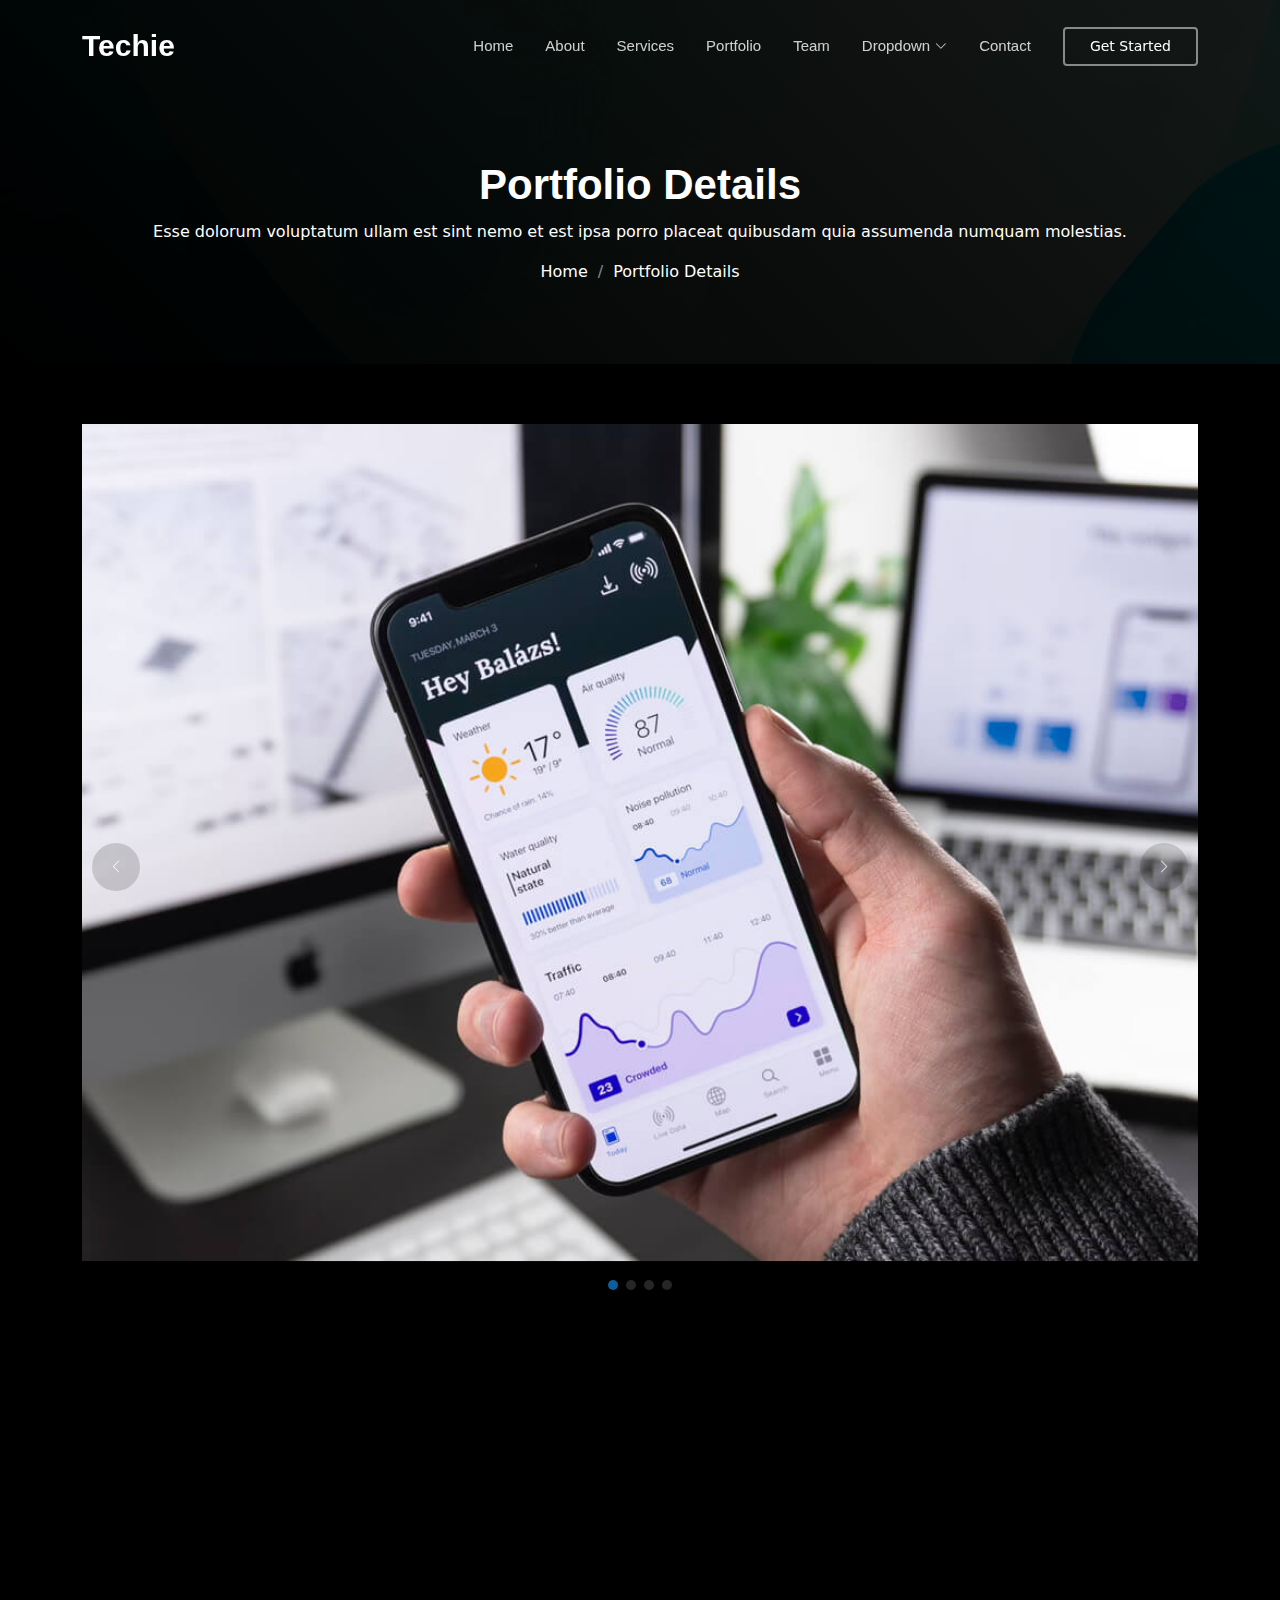
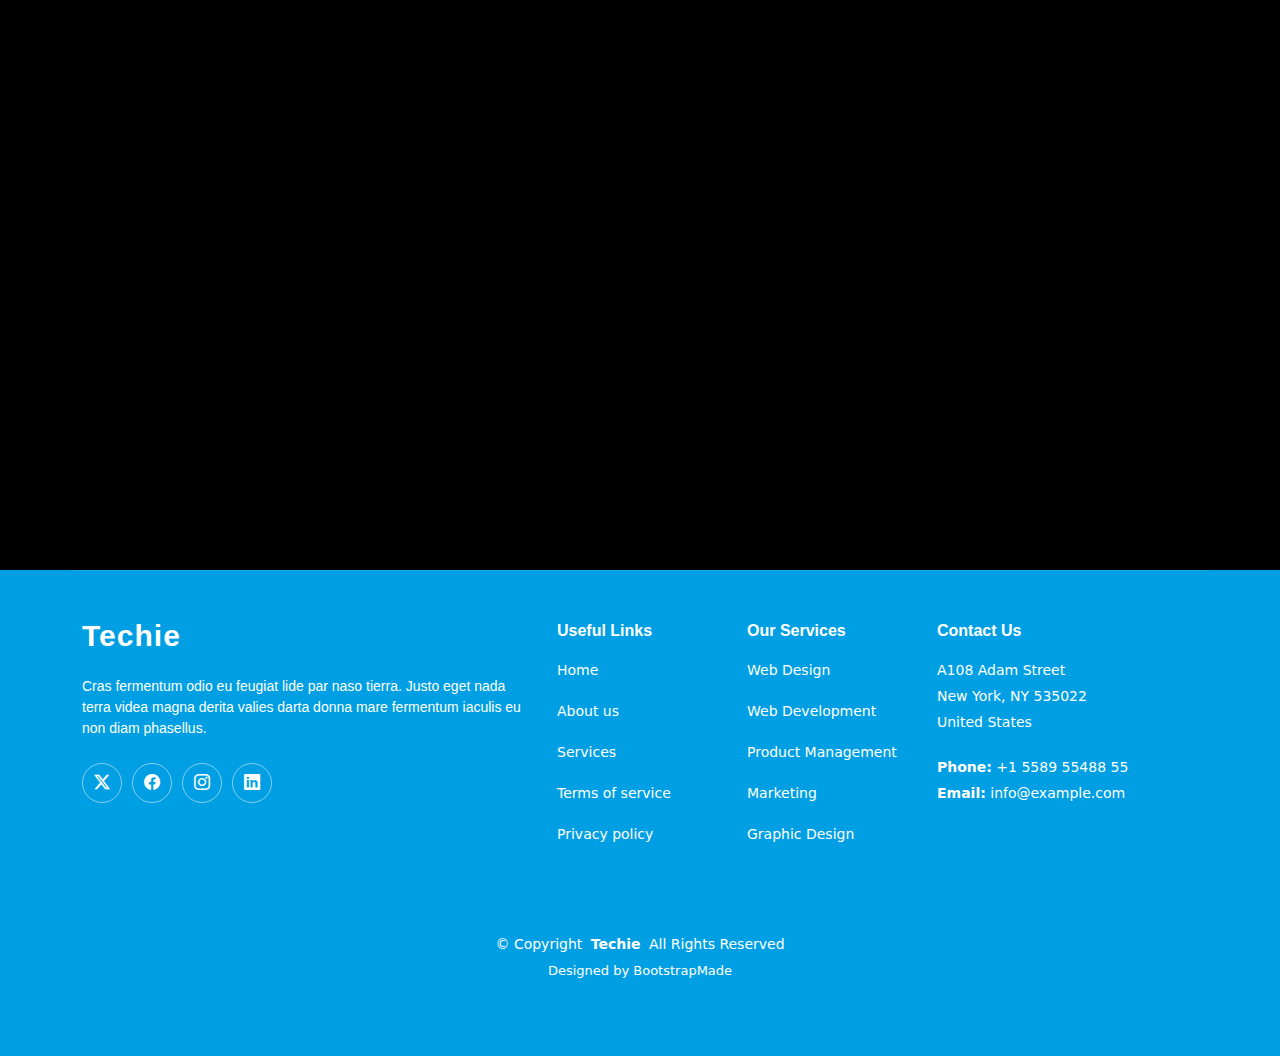
<file: portfolio-details.html>
<!DOCTYPE html>
<html lang="en">

<head>
  <meta charset="utf-8">
  <meta content="width=device-width, initial-scale=1.0" name="viewport">
  <title>Portfolio Details - Techie Bootstrap Template</title>
  <meta name="description" content="">
  <meta name="keywords" content="">

  <!-- Favicons -->
  <link href="assets/img/favicon.png" rel="icon">
  <link href="assets/img/apple-touch-icon.png" rel="apple-touch-icon">

  <!-- Fonts -->
  <link href="https://fonts.googleapis.com" rel="preconnect">
  <link href="https://fonts.gstatic.com" rel="preconnect" crossorigin>
  <link href="https://fonts.googleapis.com/css2?family=Roboto:ital,wght@0,100;0,300;0,400;0,500;0,700;0,900;1,100;1,300;1,400;1,500;1,700;1,900&family=Raleway:ital,wght@0,100;0,200;0,300;0,400;0,500;0,600;0,700;0,800;0,900;1,100;1,200;1,300;1,400;1,500;1,600;1,700;1,800;1,900&display=swap" rel="stylesheet">

  <!-- Vendor CSS Files -->
  <link href="assets/vendor/bootstrap/css/bootstrap.min.css" rel="stylesheet">
  <link href="assets/vendor/bootstrap-icons/bootstrap-icons.css" rel="stylesheet">
  <link href="assets/vendor/aos/aos.css" rel="stylesheet">
  <link href="assets/vendor/glightbox/css/glightbox.min.css" rel="stylesheet">
  <link href="assets/vendor/swiper/swiper-bundle.min.css" rel="stylesheet">

  <!-- Main CSS File -->
  <link href="assets/css/main.css" rel="stylesheet">

  <!-- =======================================================
  * Template Name: Techie
  * Template URL: https://bootstrapmade.com/techie-free-skin-bootstrap-3/
  * Updated: Aug 07 2024 with Bootstrap v5.3.3
  * Author: BootstrapMade.com
  * License: https://bootstrapmade.com/license/
  ======================================================== -->
</head>

<body class="portfolio-details-page">

  <header id="header" class="header d-flex align-items-center fixed-top">
    <div class="container-fluid container-xl position-relative d-flex align-items-center">

      <a href="index.html" class="logo d-flex align-items-center me-auto">
        <!-- Uncomment the line below if you also wish to use an image logo -->
        <!-- <img src="assets/img/logo.png" alt=""> -->
        <h1 class="sitename">Techie</h1>
      </a>

      <nav id="navmenu" class="navmenu">
        <ul>
          <li><a href="#hero">Home</a></li>
          <li><a href="#about">About</a></li>
          <li><a href="#services">Services</a></li>
          <li><a href="#portfolio">Portfolio</a></li>
          <li><a href="#team">Team</a></li>
          <li class="dropdown"><a href="#"><span>Dropdown</span> <i class="bi bi-chevron-down toggle-dropdown"></i></a>
            <ul>
              <li><a href="#">Dropdown 1</a></li>
              <li class="dropdown"><a href="#"><span>Deep Dropdown</span> <i class="bi bi-chevron-down toggle-dropdown"></i></a>
                <ul>
                  <li><a href="#">Deep Dropdown 1</a></li>
                  <li><a href="#">Deep Dropdown 2</a></li>
                  <li><a href="#">Deep Dropdown 3</a></li>
                  <li><a href="#">Deep Dropdown 4</a></li>
                  <li><a href="#">Deep Dropdown 5</a></li>
                </ul>
              </li>
              <li><a href="#">Dropdown 2</a></li>
              <li><a href="#">Dropdown 3</a></li>
              <li><a href="#">Dropdown 4</a></li>
            </ul>
          </li>
          <li><a href="#contact">Contact</a></li>
        </ul>
        <i class="mobile-nav-toggle d-xl-none bi bi-list"></i>
      </nav>

      <a class="btn-getstarted" href="#about">Get Started</a>

    </div>
  </header>

  <main class="main">

    <!-- Page Title -->
    <div class="page-title accent-background">
      <div class="container position-relative">
        <h1>Portfolio Details</h1>
        <p>Esse dolorum voluptatum ullam est sint nemo et est ipsa porro placeat quibusdam quia assumenda numquam molestias.</p>
        <nav class="breadcrumbs">
          <ol>
            <li><a href="index.html">Home</a></li>
            <li class="current">Portfolio Details</li>
          </ol>
        </nav>
      </div>
    </div><!-- End Page Title -->

    <!-- Portfolio Details Section -->
    <section id="portfolio-details" class="portfolio-details section">

      <div class="container" data-aos="fade-up">

        <div class="portfolio-details-slider swiper init-swiper">
          <script type="application/json" class="swiper-config">
            {
              "loop": true,
              "speed": 600,
              "autoplay": {
                "delay": 5000
              },
              "slidesPerView": "auto",
              "navigation": {
                "nextEl": ".swiper-button-next",
                "prevEl": ".swiper-button-prev"
              },
              "pagination": {
                "el": ".swiper-pagination",
                "type": "bullets",
                "clickable": true
              }
            }
          </script>
          <div class="swiper-wrapper align-items-center">

            <div class="swiper-slide">
              <img src="assets/img/portfolio/app-1.jpg" alt="">
            </div>

            <div class="swiper-slide">
              <img src="assets/img/portfolio/product-1.jpg" alt="">
            </div>

            <div class="swiper-slide">
              <img src="assets/img/portfolio/branding-1.jpg" alt="">
            </div>

            <div class="swiper-slide">
              <img src="assets/img/portfolio/books-1.jpg" alt="">
            </div>

          </div>
          <div class="swiper-button-prev"></div>
          <div class="swiper-button-next"></div>
          <div class="swiper-pagination"></div>
        </div>

        <div class="row justify-content-between gy-4 mt-4">

          <div class="col-lg-8" data-aos="fade-up">
            <div class="portfolio-description">
              <h2>This is an example of portfolio details</h2>
              <p>
                Autem ipsum nam porro corporis rerum. Quis eos dolorem eos itaque inventore commodi labore quia quia. Exercitationem repudiandae officiis neque suscipit non officia eaque itaque enim. Voluptatem officia accusantium nesciunt est omnis tempora consectetur dignissimos. Sequi nulla at esse enim cum deserunt eius.
              </p>
              <p>
                Amet consequatur qui dolore veniam voluptatem voluptatem sit. Non aspernatur atque natus ut cum nam et. Praesentium error dolores rerum minus sequi quia veritatis eum. Eos et doloribus doloremque nesciunt molestiae laboriosam.
              </p>

              <div class="testimonial-item">
                <p>
                  <i class="bi bi-quote quote-icon-left"></i>
                  <span>Export tempor illum tamen malis malis eram quae irure esse labore quem cillum quid cillum eram malis quorum velit fore eram velit sunt aliqua noster fugiat irure amet legam anim culpa.</span>
                  <i class="bi bi-quote quote-icon-right"></i>
                </p>
                <div>
                  <img src="assets/img/testimonials/testimonials-2.jpg" class="testimonial-img" alt="">
                  <h3>Sara Wilsson</h3>
                  <h4>Designer</h4>
                </div>
              </div>

              <p>
                Impedit ipsum quae et aliquid doloribus et voluptatem quasi. Perspiciatis occaecati earum et magnam animi. Quibusdam non qui ea vitae suscipit vitae sunt. Repudiandae incidunt cumque minus deserunt assumenda tempore. Delectus voluptas necessitatibus est.
              </p>

              <p>
                Sunt voluptatum sapiente facilis quo odio aut ipsum repellat debitis. Molestiae et autem libero. Explicabo et quod necessitatibus similique quis dolor eum. Numquam eaque praesentium rem et qui nesciunt.
              </p>

            </div>
          </div>

          <div class="col-lg-3" data-aos="fade-up" data-aos-delay="100">
            <div class="portfolio-info">
              <h3>Project information</h3>
              <ul>
                <li><strong>Category</strong> Web design</li>
                <li><strong>Client</strong> ASU Company</li>
                <li><strong>Project date</strong> 01 March, 2020</li>
                <li><strong>Project URL</strong> <a href="#">www.example.com</a></li>
                <li><a href="#" class="btn-visit align-self-start">Visit Website</a></li>
              </ul>
            </div>
          </div>

        </div>

      </div>

    </section><!-- /Portfolio Details Section -->

  </main>

  <footer id="footer" class="footer accent-background">

    <div class="container footer-top">
      <div class="row gy-4">
        <div class="col-lg-5 col-md-12 footer-about">
          <a href="index.html" class="logo d-flex align-items-center">
            <span class="sitename">Techie</span>
          </a>
          <p>Cras fermentum odio eu feugiat lide par naso tierra. Justo eget nada terra videa magna derita valies darta donna mare fermentum iaculis eu non diam phasellus.</p>
          <div class="social-links d-flex mt-4">
            <a href=""><i class="bi bi-twitter-x"></i></a>
            <a href=""><i class="bi bi-facebook"></i></a>
            <a href=""><i class="bi bi-instagram"></i></a>
            <a href=""><i class="bi bi-linkedin"></i></a>
          </div>
        </div>

        <div class="col-lg-2 col-6 footer-links">
          <h4>Useful Links</h4>
          <ul>
            <li><a href="#">Home</a></li>
            <li><a href="#">About us</a></li>
            <li><a href="#">Services</a></li>
            <li><a href="#">Terms of service</a></li>
            <li><a href="#">Privacy policy</a></li>
          </ul>
        </div>

        <div class="col-lg-2 col-6 footer-links">
          <h4>Our Services</h4>
          <ul>
            <li><a href="#">Web Design</a></li>
            <li><a href="#">Web Development</a></li>
            <li><a href="#">Product Management</a></li>
            <li><a href="#">Marketing</a></li>
            <li><a href="#">Graphic Design</a></li>
          </ul>
        </div>

        <div class="col-lg-3 col-md-12 footer-contact text-center text-md-start">
          <h4>Contact Us</h4>
          <p>A108 Adam Street</p>
          <p>New York, NY 535022</p>
          <p>United States</p>
          <p class="mt-4"><strong>Phone:</strong> <span>+1 5589 55488 55</span></p>
          <p><strong>Email:</strong> <span>info@example.com</span></p>
        </div>

      </div>
    </div>

    <div class="container copyright text-center mt-4">
      <p>© <span>Copyright</span> <strong class="px-1 sitename">Techie</strong> <span>All Rights Reserved</span></p>
      <div class="credits">
        <!-- All the links in the footer should remain intact. -->
        <!-- You can delete the links only if you've purchased the pro version. -->
        <!-- Licensing information: https://bootstrapmade.com/license/ -->
        <!-- Purchase the pro version with working PHP/AJAX contact form: [buy-url] -->
        Designed by <a href="https://bootstrapmade.com/">BootstrapMade</a>
      </div>
    </div>

  </footer>

  <!-- Scroll Top -->
  <a href="#" id="scroll-top" class="scroll-top d-flex align-items-center justify-content-center"><i class="bi bi-arrow-up-short"></i></a>

  <!-- Preloader -->
  <div id="preloader"></div>

  <!-- Vendor JS Files -->
  <script src="assets/vendor/bootstrap/js/bootstrap.bundle.min.js"></script>
  <script src="assets/vendor/php-email-form/validate.js"></script>
  <script src="assets/vendor/aos/aos.js"></script>
  <script src="assets/vendor/glightbox/js/glightbox.min.js"></script>
  <script src="assets/vendor/purecounter/purecounter_vanilla.js"></script>
  <script src="assets/vendor/swiper/swiper-bundle.min.js"></script>
  <script src="assets/vendor/imagesloaded/imagesloaded.pkgd.min.js"></script>
  <script src="assets/vendor/isotope-layout/isotope.pkgd.min.js"></script>

  <!-- Main JS File -->
  <script src="assets/js/main.js"></script>

</body>

</html>
</file>
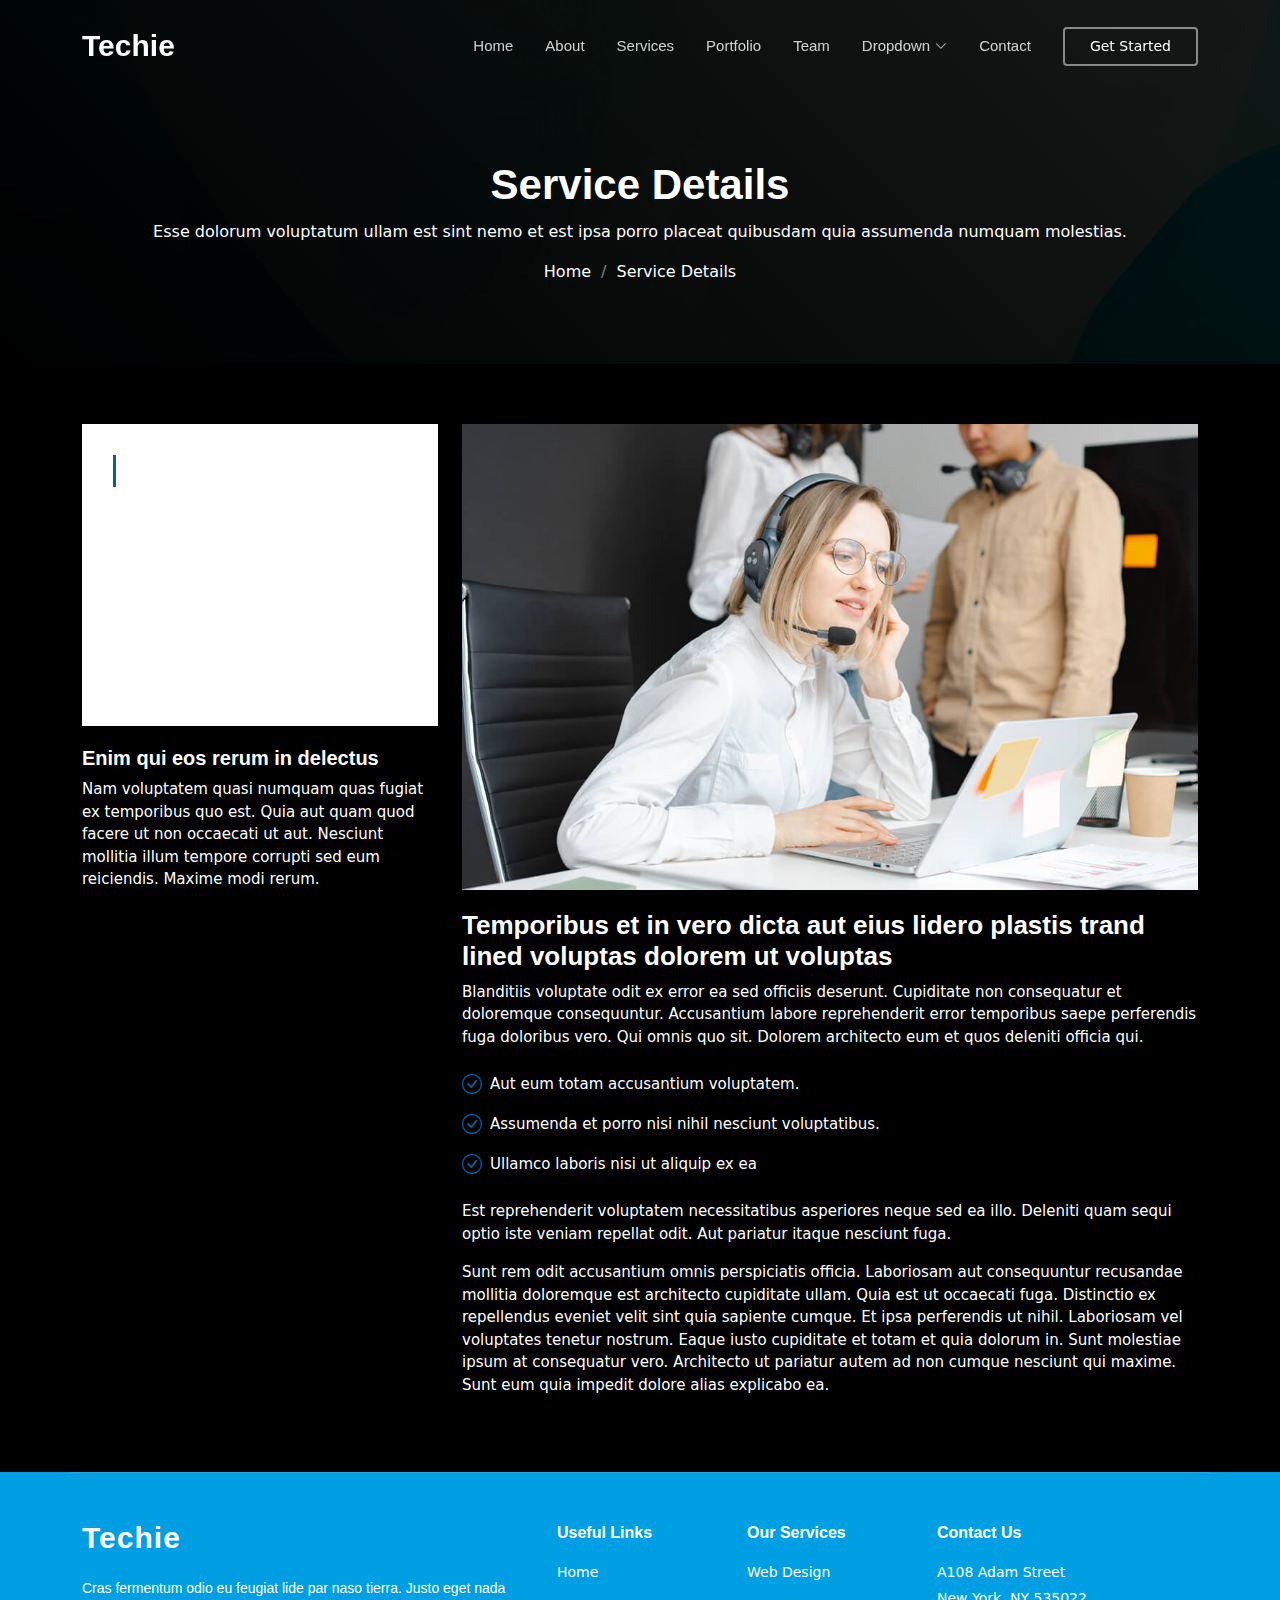
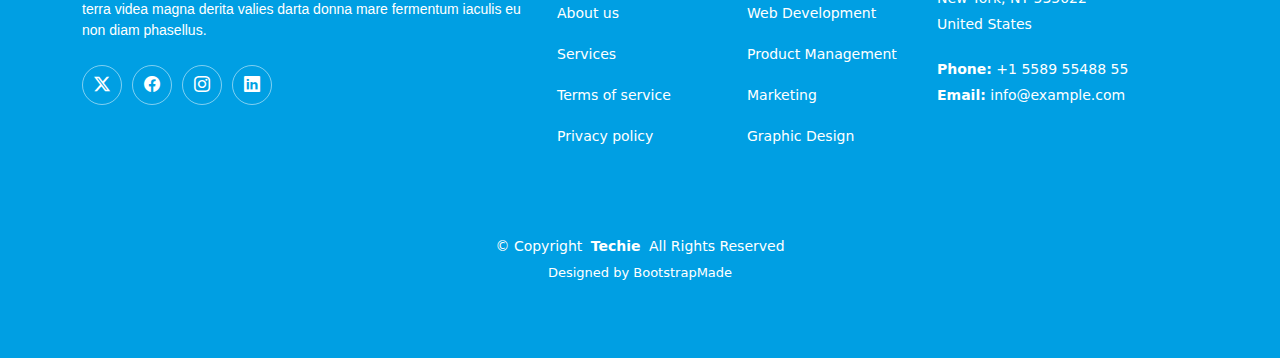
<file: service-details.html>
<!DOCTYPE html>
<html lang="en">

<head>
  <meta charset="utf-8">
  <meta content="width=device-width, initial-scale=1.0" name="viewport">
  <title>Service Details - Techie Bootstrap Template</title>
  <meta name="description" content="">
  <meta name="keywords" content="">

  <!-- Favicons -->
  <link href="assets/img/favicon.png" rel="icon">
  <link href="assets/img/apple-touch-icon.png" rel="apple-touch-icon">

  <!-- Fonts -->
  <link href="https://fonts.googleapis.com" rel="preconnect">
  <link href="https://fonts.gstatic.com" rel="preconnect" crossorigin>
  <link href="https://fonts.googleapis.com/css2?family=Roboto:ital,wght@0,100;0,300;0,400;0,500;0,700;0,900;1,100;1,300;1,400;1,500;1,700;1,900&family=Raleway:ital,wght@0,100;0,200;0,300;0,400;0,500;0,600;0,700;0,800;0,900;1,100;1,200;1,300;1,400;1,500;1,600;1,700;1,800;1,900&display=swap" rel="stylesheet">

  <!-- Vendor CSS Files -->
  <link href="assets/vendor/bootstrap/css/bootstrap.min.css" rel="stylesheet">
  <link href="assets/vendor/bootstrap-icons/bootstrap-icons.css" rel="stylesheet">
  <link href="assets/vendor/aos/aos.css" rel="stylesheet">
  <link href="assets/vendor/glightbox/css/glightbox.min.css" rel="stylesheet">
  <link href="assets/vendor/swiper/swiper-bundle.min.css" rel="stylesheet">

  <!-- Main CSS File -->
  <link href="assets/css/main.css" rel="stylesheet">

  <!-- =======================================================
  * Template Name: Techie
  * Template URL: https://bootstrapmade.com/techie-free-skin-bootstrap-3/
  * Updated: Aug 07 2024 with Bootstrap v5.3.3
  * Author: BootstrapMade.com
  * License: https://bootstrapmade.com/license/
  ======================================================== -->
</head>

<body class="service-details-page">

  <header id="header" class="header d-flex align-items-center fixed-top">
    <div class="container-fluid container-xl position-relative d-flex align-items-center">

      <a href="index.html" class="logo d-flex align-items-center me-auto">
        <!-- Uncomment the line below if you also wish to use an image logo -->
        <!-- <img src="assets/img/logo.png" alt=""> -->
        <h1 class="sitename">Techie</h1>
      </a>

      <nav id="navmenu" class="navmenu">
        <ul>
          <li><a href="#hero">Home</a></li>
          <li><a href="#about">About</a></li>
          <li><a href="#services">Services</a></li>
          <li><a href="#portfolio">Portfolio</a></li>
          <li><a href="#team">Team</a></li>
          <li class="dropdown"><a href="#"><span>Dropdown</span> <i class="bi bi-chevron-down toggle-dropdown"></i></a>
            <ul>
              <li><a href="#">Dropdown 1</a></li>
              <li class="dropdown"><a href="#"><span>Deep Dropdown</span> <i class="bi bi-chevron-down toggle-dropdown"></i></a>
                <ul>
                  <li><a href="#">Deep Dropdown 1</a></li>
                  <li><a href="#">Deep Dropdown 2</a></li>
                  <li><a href="#">Deep Dropdown 3</a></li>
                  <li><a href="#">Deep Dropdown 4</a></li>
                  <li><a href="#">Deep Dropdown 5</a></li>
                </ul>
              </li>
              <li><a href="#">Dropdown 2</a></li>
              <li><a href="#">Dropdown 3</a></li>
              <li><a href="#">Dropdown 4</a></li>
            </ul>
          </li>
          <li><a href="#contact">Contact</a></li>
        </ul>
        <i class="mobile-nav-toggle d-xl-none bi bi-list"></i>
      </nav>

      <a class="btn-getstarted" href="#about">Get Started</a>

    </div>
  </header>

  <main class="main">

    <!-- Page Title -->
    <div class="page-title accent-background">
      <div class="container position-relative">
        <h1>Service Details</h1>
        <p>Esse dolorum voluptatum ullam est sint nemo et est ipsa porro placeat quibusdam quia assumenda numquam molestias.</p>
        <nav class="breadcrumbs">
          <ol>
            <li><a href="index.html">Home</a></li>
            <li class="current">Service Details</li>
          </ol>
        </nav>
      </div>
    </div><!-- End Page Title -->

    <!-- Service Details Section -->
    <section id="service-details" class="service-details section">

      <div class="container">

        <div class="row gy-4">

          <div class="col-lg-4" data-aos="fade-up" data-aos-delay="100">
            <div class="services-list">
              <a href="#" class="active">Web Design</a>
              <a href="#">Software Development</a>
              <a href="#">Product Management</a>
              <a href="#">Graphic Design</a>
              <a href="#">Marketing</a>
            </div>

            <h4>Enim qui eos rerum in delectus</h4>
            <p>Nam voluptatem quasi numquam quas fugiat ex temporibus quo est. Quia aut quam quod facere ut non occaecati ut aut. Nesciunt mollitia illum tempore corrupti sed eum reiciendis. Maxime modi rerum.</p>
          </div>

          <div class="col-lg-8" data-aos="fade-up" data-aos-delay="200">
            <img src="assets/img/services.jpg" alt="" class="img-fluid services-img">
            <h3>Temporibus et in vero dicta aut eius lidero plastis trand lined voluptas dolorem ut voluptas</h3>
            <p>
              Blanditiis voluptate odit ex error ea sed officiis deserunt. Cupiditate non consequatur et doloremque consequuntur. Accusantium labore reprehenderit error temporibus saepe perferendis fuga doloribus vero. Qui omnis quo sit. Dolorem architecto eum et quos deleniti officia qui.
            </p>
            <ul>
              <li><i class="bi bi-check-circle"></i> <span>Aut eum totam accusantium voluptatem.</span></li>
              <li><i class="bi bi-check-circle"></i> <span>Assumenda et porro nisi nihil nesciunt voluptatibus.</span></li>
              <li><i class="bi bi-check-circle"></i> <span>Ullamco laboris nisi ut aliquip ex ea</span></li>
            </ul>
            <p>
              Est reprehenderit voluptatem necessitatibus asperiores neque sed ea illo. Deleniti quam sequi optio iste veniam repellat odit. Aut pariatur itaque nesciunt fuga.
            </p>
            <p>
              Sunt rem odit accusantium omnis perspiciatis officia. Laboriosam aut consequuntur recusandae mollitia doloremque est architecto cupiditate ullam. Quia est ut occaecati fuga. Distinctio ex repellendus eveniet velit sint quia sapiente cumque. Et ipsa perferendis ut nihil. Laboriosam vel voluptates tenetur nostrum. Eaque iusto cupiditate et totam et quia dolorum in. Sunt molestiae ipsum at consequatur vero. Architecto ut pariatur autem ad non cumque nesciunt qui maxime. Sunt eum quia impedit dolore alias explicabo ea.
            </p>
          </div>

        </div>

      </div>

    </section><!-- /Service Details Section -->

  </main>

  <footer id="footer" class="footer accent-background">

    <div class="container footer-top">
      <div class="row gy-4">
        <div class="col-lg-5 col-md-12 footer-about">
          <a href="index.html" class="logo d-flex align-items-center">
            <span class="sitename">Techie</span>
          </a>
          <p>Cras fermentum odio eu feugiat lide par naso tierra. Justo eget nada terra videa magna derita valies darta donna mare fermentum iaculis eu non diam phasellus.</p>
          <div class="social-links d-flex mt-4">
            <a href=""><i class="bi bi-twitter-x"></i></a>
            <a href=""><i class="bi bi-facebook"></i></a>
            <a href=""><i class="bi bi-instagram"></i></a>
            <a href=""><i class="bi bi-linkedin"></i></a>
          </div>
        </div>

        <div class="col-lg-2 col-6 footer-links">
          <h4>Useful Links</h4>
          <ul>
            <li><a href="#">Home</a></li>
            <li><a href="#">About us</a></li>
            <li><a href="#">Services</a></li>
            <li><a href="#">Terms of service</a></li>
            <li><a href="#">Privacy policy</a></li>
          </ul>
        </div>

        <div class="col-lg-2 col-6 footer-links">
          <h4>Our Services</h4>
          <ul>
            <li><a href="#">Web Design</a></li>
            <li><a href="#">Web Development</a></li>
            <li><a href="#">Product Management</a></li>
            <li><a href="#">Marketing</a></li>
            <li><a href="#">Graphic Design</a></li>
          </ul>
        </div>

        <div class="col-lg-3 col-md-12 footer-contact text-center text-md-start">
          <h4>Contact Us</h4>
          <p>A108 Adam Street</p>
          <p>New York, NY 535022</p>
          <p>United States</p>
          <p class="mt-4"><strong>Phone:</strong> <span>+1 5589 55488 55</span></p>
          <p><strong>Email:</strong> <span>info@example.com</span></p>
        </div>

      </div>
    </div>

    <div class="container copyright text-center mt-4">
      <p>© <span>Copyright</span> <strong class="px-1 sitename">Techie</strong> <span>All Rights Reserved</span></p>
      <div class="credits">
        <!-- All the links in the footer should remain intact. -->
        <!-- You can delete the links only if you've purchased the pro version. -->
        <!-- Licensing information: https://bootstrapmade.com/license/ -->
        <!-- Purchase the pro version with working PHP/AJAX contact form: [buy-url] -->
        Designed by <a href="https://bootstrapmade.com/">BootstrapMade</a>
      </div>
    </div>

  </footer>

  <!-- Scroll Top -->
  <a href="#" id="scroll-top" class="scroll-top d-flex align-items-center justify-content-center"><i class="bi bi-arrow-up-short"></i></a>

  <!-- Preloader -->
  <div id="preloader"></div>

  <!-- Vendor JS Files -->
  <script src="assets/vendor/bootstrap/js/bootstrap.bundle.min.js"></script>
  <script src="assets/vendor/php-email-form/validate.js"></script>
  <script src="assets/vendor/aos/aos.js"></script>
  <script src="assets/vendor/glightbox/js/glightbox.min.js"></script>
  <script src="assets/vendor/purecounter/purecounter_vanilla.js"></script>
  <script src="assets/vendor/swiper/swiper-bundle.min.js"></script>
  <script src="assets/vendor/imagesloaded/imagesloaded.pkgd.min.js"></script>
  <script src="assets/vendor/isotope-layout/isotope.pkgd.min.js"></script>

  <!-- Main JS File -->
  <script src="assets/js/main.js"></script>

</body>

</html>
</file>
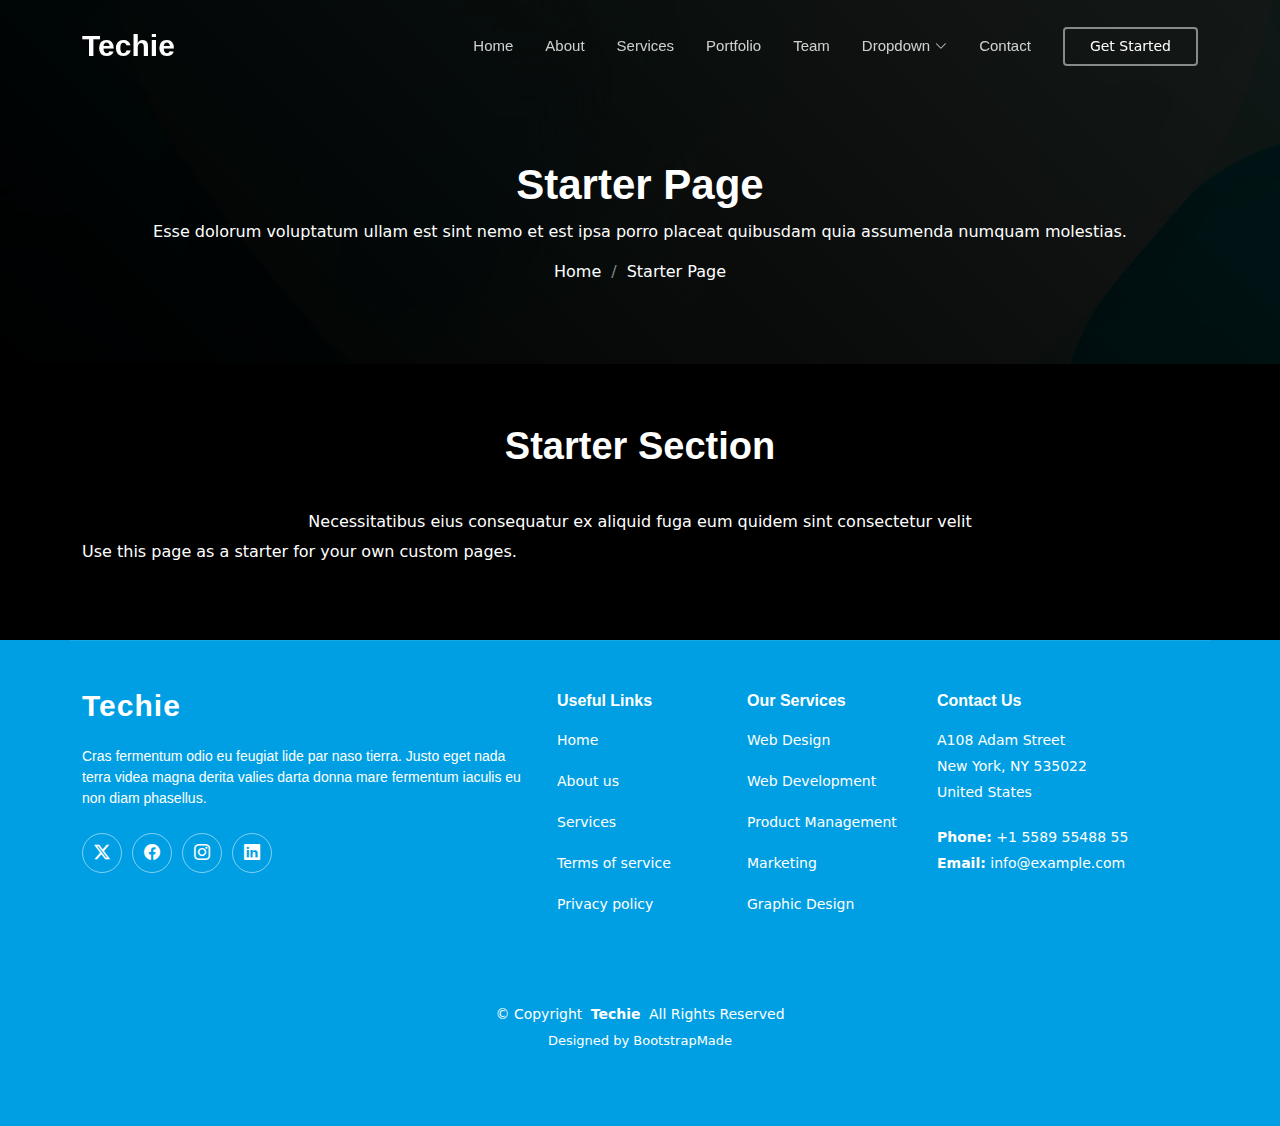
<file: starter-page.html>
<!DOCTYPE html>
<html lang="en">

<head>
  <meta charset="utf-8">
  <meta content="width=device-width, initial-scale=1.0" name="viewport">
  <title>Starter Page - Techie Bootstrap Template</title>
  <meta name="description" content="">
  <meta name="keywords" content="">

  <!-- Favicons -->
  <link href="assets/img/favicon.png" rel="icon">
  <link href="assets/img/apple-touch-icon.png" rel="apple-touch-icon">

  <!-- Fonts -->
  <link href="https://fonts.googleapis.com" rel="preconnect">
  <link href="https://fonts.gstatic.com" rel="preconnect" crossorigin>
  <link href="https://fonts.googleapis.com/css2?family=Roboto:ital,wght@0,100;0,300;0,400;0,500;0,700;0,900;1,100;1,300;1,400;1,500;1,700;1,900&family=Raleway:ital,wght@0,100;0,200;0,300;0,400;0,500;0,600;0,700;0,800;0,900;1,100;1,200;1,300;1,400;1,500;1,600;1,700;1,800;1,900&display=swap" rel="stylesheet">

  <!-- Vendor CSS Files -->
  <link href="assets/vendor/bootstrap/css/bootstrap.min.css" rel="stylesheet">
  <link href="assets/vendor/bootstrap-icons/bootstrap-icons.css" rel="stylesheet">
  <link href="assets/vendor/aos/aos.css" rel="stylesheet">
  <link href="assets/vendor/glightbox/css/glightbox.min.css" rel="stylesheet">
  <link href="assets/vendor/swiper/swiper-bundle.min.css" rel="stylesheet">

  <!-- Main CSS File -->
  <link href="assets/css/main.css" rel="stylesheet">

  <!-- =======================================================
  * Template Name: Techie
  * Template URL: https://bootstrapmade.com/techie-free-skin-bootstrap-3/
  * Updated: Aug 07 2024 with Bootstrap v5.3.3
  * Author: BootstrapMade.com
  * License: https://bootstrapmade.com/license/
  ======================================================== -->
</head>

<body class="starter-page-page">

  <header id="header" class="header d-flex align-items-center fixed-top">
    <div class="container-fluid container-xl position-relative d-flex align-items-center">

      <a href="index.html" class="logo d-flex align-items-center me-auto">
        <!-- Uncomment the line below if you also wish to use an image logo -->
        <!-- <img src="assets/img/logo.png" alt=""> -->
        <h1 class="sitename">Techie</h1>
      </a>

      <nav id="navmenu" class="navmenu">
        <ul>
          <li><a href="#hero">Home</a></li>
          <li><a href="#about">About</a></li>
          <li><a href="#services">Services</a></li>
          <li><a href="#portfolio">Portfolio</a></li>
          <li><a href="#team">Team</a></li>
          <li class="dropdown"><a href="#"><span>Dropdown</span> <i class="bi bi-chevron-down toggle-dropdown"></i></a>
            <ul>
              <li><a href="#">Dropdown 1</a></li>
              <li class="dropdown"><a href="#"><span>Deep Dropdown</span> <i class="bi bi-chevron-down toggle-dropdown"></i></a>
                <ul>
                  <li><a href="#">Deep Dropdown 1</a></li>
                  <li><a href="#">Deep Dropdown 2</a></li>
                  <li><a href="#">Deep Dropdown 3</a></li>
                  <li><a href="#">Deep Dropdown 4</a></li>
                  <li><a href="#">Deep Dropdown 5</a></li>
                </ul>
              </li>
              <li><a href="#">Dropdown 2</a></li>
              <li><a href="#">Dropdown 3</a></li>
              <li><a href="#">Dropdown 4</a></li>
            </ul>
          </li>
          <li><a href="#contact">Contact</a></li>
        </ul>
        <i class="mobile-nav-toggle d-xl-none bi bi-list"></i>
      </nav>

      <a class="btn-getstarted" href="#about">Get Started</a>

    </div>
  </header>

  <main class="main">

    <!-- Page Title -->
    <div class="page-title accent-background">
      <div class="container position-relative">
        <h1>Starter Page</h1>
        <p>Esse dolorum voluptatum ullam est sint nemo et est ipsa porro placeat quibusdam quia assumenda numquam molestias.</p>
        <nav class="breadcrumbs">
          <ol>
            <li><a href="index.html">Home</a></li>
            <li class="current">Starter Page</li>
          </ol>
        </nav>
      </div>
    </div><!-- End Page Title -->

    <!-- Starter Section Section -->
    <section id="starter-section" class="starter-section section">

      <!-- Section Title -->
      <div class="container section-title" data-aos="fade-up">
        <h2>Starter Section</h2>
        <p>Necessitatibus eius consequatur ex aliquid fuga eum quidem sint consectetur velit</p>
      </div><!-- End Section Title -->

      <div class="container" data-aos="fade-up">
        <p>Use this page as a starter for your own custom pages.</p>
      </div>

    </section><!-- /Starter Section Section -->

  </main>

  <footer id="footer" class="footer accent-background">

    <div class="container footer-top">
      <div class="row gy-4">
        <div class="col-lg-5 col-md-12 footer-about">
          <a href="index.html" class="logo d-flex align-items-center">
            <span class="sitename">Techie</span>
          </a>
          <p>Cras fermentum odio eu feugiat lide par naso tierra. Justo eget nada terra videa magna derita valies darta donna mare fermentum iaculis eu non diam phasellus.</p>
          <div class="social-links d-flex mt-4">
            <a href=""><i class="bi bi-twitter-x"></i></a>
            <a href=""><i class="bi bi-facebook"></i></a>
            <a href=""><i class="bi bi-instagram"></i></a>
            <a href=""><i class="bi bi-linkedin"></i></a>
          </div>
        </div>

        <div class="col-lg-2 col-6 footer-links">
          <h4>Useful Links</h4>
          <ul>
            <li><a href="#">Home</a></li>
            <li><a href="#">About us</a></li>
            <li><a href="#">Services</a></li>
            <li><a href="#">Terms of service</a></li>
            <li><a href="#">Privacy policy</a></li>
          </ul>
        </div>

        <div class="col-lg-2 col-6 footer-links">
          <h4>Our Services</h4>
          <ul>
            <li><a href="#">Web Design</a></li>
            <li><a href="#">Web Development</a></li>
            <li><a href="#">Product Management</a></li>
            <li><a href="#">Marketing</a></li>
            <li><a href="#">Graphic Design</a></li>
          </ul>
        </div>

        <div class="col-lg-3 col-md-12 footer-contact text-center text-md-start">
          <h4>Contact Us</h4>
          <p>A108 Adam Street</p>
          <p>New York, NY 535022</p>
          <p>United States</p>
          <p class="mt-4"><strong>Phone:</strong> <span>+1 5589 55488 55</span></p>
          <p><strong>Email:</strong> <span>info@example.com</span></p>
        </div>

      </div>
    </div>

    <div class="container copyright text-center mt-4">
      <p>© <span>Copyright</span> <strong class="px-1 sitename">Techie</strong> <span>All Rights Reserved</span></p>
      <div class="credits">
        <!-- All the links in the footer should remain intact. -->
        <!-- You can delete the links only if you've purchased the pro version. -->
        <!-- Licensing information: https://bootstrapmade.com/license/ -->
        <!-- Purchase the pro version with working PHP/AJAX contact form: [buy-url] -->
        Designed by <a href="https://bootstrapmade.com/">BootstrapMade</a>
      </div>
    </div>

  </footer>

  <!-- Scroll Top -->
  <a href="#" id="scroll-top" class="scroll-top d-flex align-items-center justify-content-center"><i class="bi bi-arrow-up-short"></i></a>

  <!-- Preloader -->
  <div id="preloader"></div>

  <!-- Vendor JS Files -->
  <script src="assets/vendor/bootstrap/js/bootstrap.bundle.min.js"></script>
  <script src="assets/vendor/php-email-form/validate.js"></script>
  <script src="assets/vendor/aos/aos.js"></script>
  <script src="assets/vendor/glightbox/js/glightbox.min.js"></script>
  <script src="assets/vendor/purecounter/purecounter_vanilla.js"></script>
  <script src="assets/vendor/swiper/swiper-bundle.min.js"></script>
  <script src="assets/vendor/imagesloaded/imagesloaded.pkgd.min.js"></script>
  <script src="assets/vendor/isotope-layout/isotope.pkgd.min.js"></script>

  <!-- Main JS File -->
  <script src="assets/js/main.js"></script>

</body>

</html>
</file>
<file: assets/css/main.css>
/**
* Template Name: Techie
* Template URL: https://bootstrapmade.com/techie-free-skin-bootstrap-3/
* Updated: Aug 07 2024 with Bootstrap v5.3.3
* Author: BootstrapMade.com
* License: https://bootstrapmade.com/license/
*/

/*--------------------------------------------------------------
# Font & Color Variables
# Help: https://bootstrapmade.com/color-system/
--------------------------------------------------------------*/
/* Fonts */
:root {
  --default-font: "Montserrat",  system-ui, -apple-system, "Segoe UI", Roboto, "Helvetica Neue", Arial, "Noto Sans", "Liberation Sans", sans-serif, "Apple Color Emoji", "Segoe UI Emoji", "Segoe UI Symbol", "Noto Color Emoji";
  --heading-font: "Montserrat", sans-serif;
  --nav-font: "Montserrat",  sans-serif; 
  
}

/* Global Colors - The following color variables are used throughout the website. Updating them here will change the color scheme of the entire website */
:root { 
  --background-color: #000000; /* Background color for the entire website, including individual sections */
  --default-color: #ffffff; /* Default color used for the majority of the text content across the entire website */
  --heading-color: #ffffff; /* Color for headings, subheadings and title throughout the website */
  --accent-color: #0d5f9b; /* Accent color that represents your brand on the website. It's used for buttons, links, and other elements that need to stand out */
  --surface-color: #ffffff; /* The surface color is used as a background of boxed elements within sections, such as cards, icon boxes, or other elements that require a visual separation from the global background. */
  --contrast-color: #ffffff; /* Contrast color for text, ensuring readability against backgrounds of accent, heading, or default colors. */
}

/* Nav Menu Colors - The following color variables are used specifically for the navigation menu. They are separate from the global colors to allow for more customization options */
:root {
  --nav-color: rgba(255, 255, 255, 0.8);  /* The default color of the main navmenu links */
  --nav-hover-color: #ffffff; /* Applied to main navmenu links when they are hovered over or active */
  --nav-mobile-background-color: #ffffff; /* Used as the background color for mobile navigation menu */
  --nav-dropdown-background-color: #ffffff; /* Used as the background color for dropdown items that appear when hovering over primary navigation items */
  --nav-dropdown-color: #000000; /* Used for navigation links of the dropdown items in the navigation menu. */
  --nav-dropdown-hover-color: #000000; /* Similar to --nav-hover-color, this color is applied to dropdown navigation links when they are hovered over. */



}

/* Color Presets - These classes override global colors when applied to any section or element, providing reuse of the sam color scheme. */

.light-background {
  --background-color: #000000;
  --surface-color: #000000;
}

.dark-background {
  --background-color: #060606;
  --default-color: #ffffff;
  --heading-color: #ffffff;
  --surface-color: #202020;
  --contrast-color: #ffffff;
}

.accent-background {
  --background-color: #000000;
  --default-color: #ffffff;
  --heading-color: #ffffff;
  --accent-color: #ffffff;
  --surface-color: #000000;
  --contrast-color: #ffffff;
}

/* Smooth scroll */
:root {
  scroll-behavior: smooth;
}

/*--------------------------------------------------------------
# General Styling & Shared Classes
--------------------------------------------------------------*/
body {
  color: var(--default-color);
  background-color: var(--background-color);
  font-family: var(--default-font);
}




.section-title h2::after {
  display: none !important;
}



a {
  color: var(--accent-color);
  text-decoration: none;
  transition: 0.3s;
}

a:hover {
  color: color-mix(in srgb, var(--accent-color), transparent 25%);
  text-decoration: none;
}

h1,
h2,
h3,
h4,
h5,
h6 {
  color: var(--heading-color);
  font-family: var(--heading-font);
}

/* PHP Email Form Messages
------------------------------*/
.php-email-form .error-message {
  display: none;
  background: #df1529;
  color: #ffffff;
  text-align: left;
  padding: 15px;
  margin-bottom: 24px;
  font-weight: 600;
}

.php-email-form .sent-message {
  display: none;
  color: #ffffff;
  background: #059652;
  text-align: center;
  padding: 15px;
  margin-bottom: 24px;
  font-weight: 600;
}

.php-email-form .loading {
  display: none;
  background: var(--surface-color);
  text-align: center;
  padding: 15px;
  margin-bottom: 24px;
}

.php-email-form .loading:before {
  content: "";
  display: inline-block;
  border-radius: 50%;
  width: 24px;
  height: 24px;
  margin: 0 10px -6px 0;
  border: 3px solid var(--accent-color);
  border-top-color: var(--surface-color);
  animation: php-email-form-loading 1s linear infinite;
}

@keyframes php-email-form-loading {
  0% {
    transform: rotate(0deg);
  }

  100% {
    transform: rotate(360deg);
  }
}

/*--------------------------------------------------------------
# Global Header
--------------------------------------------------------------*/
.header {
  --background-color: rgba(0, 0, 0, 0);
  --default-color: #ffffff;
  --heading-color: #ffffff;
  color: var(--default-color);
  background-color: var(--background-color);
  padding: 20px 0;
  transition: all 0.5s;
  z-index: 997;
}

.header .logo {
  line-height: 1;
}

.header .logo img {
  max-height: 36px;
  margin-right: 8px;
}

.header .logo h1 {
  font-size: 30px;
  margin: 0;
  font-weight: 700;
  color: var(--heading-color);
}

.header .btn-getstarted,
.header .btn-getstarted:focus {
  color: var(--contrast-color);
  font-size: 14px;
  padding: 7px 25px;
  margin: 0 0 0 30px;
  border-radius: 4px;
  transition: 0.3s;
  border: 2px solid color-mix(in srgb, var(--contrast-color), transparent 50%);
}

.header .btn-getstarted:hover,
.header .btn-getstarted:focus:hover {
  color: var(--contrast-color);
  border-color: var(--contrast-color);
}

@media (max-width: 1200px) {
  .header .logo {
    order: 1;
  }

  .header .btn-getstarted {
    order: 2;
    margin: 0 15px 0 0;
    padding: 6px 15px;
  }

  .header .navmenu {
    order: 3;
  }
}

.scrolled .header {
  box-shadow: 0px 0 18px rgba(0, 0, 0, 0.1);
}

/* Global Header on Scroll
------------------------------*/
.scrolled .header {
  --background-color: rgba(0, 0, 0, 0.9);
}

/*--------------------------------------------------------------
# Navigation Menu
--------------------------------------------------------------*/
/* Desktop Navigation */
@media (min-width: 1200px) {
  .navmenu {
    padding: 0;
  }

  .navmenu ul {
    margin: 0;
    padding: 0;
    display: flex;
    list-style: none;
    align-items: center;
  }

  .navmenu li {
    position: relative;
  }

  .navmenu>ul>li {
    white-space: nowrap;
    padding: 15px 14px;
  }

  .navmenu>ul>li:last-child {
    padding-right: 0;
  }

  .navmenu a,
  .navmenu a:focus {
    color: var(--nav-color);
    font-size: 15px;
    padding: 0 2px;
    font-family: var(--nav-font);
    font-weight: 500;
    display: flex;
    align-items: center;
    justify-content: space-between;
    white-space: nowrap;
    transition: 0.3s;
    position: relative;
  }

  .navmenu a i,
  .navmenu a:focus i {
    font-size: 12px;
    line-height: 0;
    margin-left: 5px;
    transition: 0.3s;
  }

  .navmenu>ul>li>a:before {
    content: "";
    position: absolute;
    width: 100%;
    height: 2px;
    bottom: -6px;
    left: 0;
    background-color: var(--nav-hover-color);
    visibility: hidden;
    width: 0px;
    transition: all 0.3s ease-in-out 0s;
  }

  .navmenu a:hover:before,
  .navmenu li:hover>a:before,
  .navmenu .active:before {
    visibility: visible;
    width: 100%;
  }

  .navmenu li:hover>a,
  .navmenu .active,
  .navmenu .active:focus {
    color: var(--nav-hover-color);
  }

  .navmenu .dropdown ul {
    margin: 0;
    padding: 10px 0;
    background: var(--nav-dropdown-background-color);
    display: block;
    position: absolute;
    visibility: hidden;
    left: 14px;
    top: 130%;
    opacity: 0;
    transition: 0.3s;
    border-radius: 4px;
    z-index: 99;
    box-shadow: 0px 0px 30px rgba(0, 0, 0, 0.1);
  }

  .navmenu .dropdown ul li {
    min-width: 200px;
  }

  .navmenu .dropdown ul a {
    padding: 10px 20px;
    font-size: 15px;
    text-transform: none;
    color: var(--nav-dropdown-color);
  }

  .navmenu .dropdown ul a i {
    font-size: 12px;
  }

  .navmenu .dropdown ul a:hover,
  .navmenu .dropdown ul .active:hover,
  .navmenu .dropdown ul li:hover>a {
    color: var(--nav-dropdown-hover-color);
  }

  .navmenu .dropdown:hover>ul {
    opacity: 1;
    top: 100%;
    visibility: visible;
  }

  .navmenu .dropdown .dropdown ul {
    top: 0;
    left: -90%;
    visibility: hidden;
  }

  .navmenu .dropdown .dropdown:hover>ul {
    opacity: 1;
    top: 0;
    left: -100%;
    visibility: visible;
  }
}

/* Mobile Navigation */
@media (max-width: 1199px) {
  .mobile-nav-toggle {
    color: var(--nav-color);
    font-size: 28px;
    line-height: 0;
    margin-right: 10px;
    cursor: pointer;
    transition: color 0.3s;
  }

  .navmenu {
    padding: 0;
    z-index: 9997;
  }

  .navmenu ul {
    display: none;
    list-style: none;
    position: absolute;
    inset: 60px 20px 20px 20px;
    padding: 10px 0;
    margin: 0;
    border-radius: 6px;
    background-color: var(--nav-mobile-background-color);
    border: 1px solid color-mix(in srgb, var(--default-color), transparent 90%);
    box-shadow: none;
    overflow-y: auto;
    transition: 0.3s;
    z-index: 9998;
  }

  .navmenu a,
  .navmenu a:focus {
    color: var(--nav-dropdown-color);
    padding: 10px 20px;
    font-family: var(--nav-font);
    font-size: 17px;
    font-weight: 500;
    display: flex;
    align-items: center;
    justify-content: space-between;
    white-space: nowrap;
    transition: 0.3s;
  }

  .navmenu a i,
  .navmenu a:focus i {
    font-size: 12px;
    line-height: 0;
    margin-left: 5px;
    width: 30px;
    height: 30px;
    display: flex;
    align-items: center;
    justify-content: center;
    border-radius: 50%;
    transition: 0.3s;
    background-color: color-mix(in srgb, var(--accent-color), transparent 90%);
  }

  .navmenu a i:hover,
  .navmenu a:focus i:hover {
    background-color: var(--accent-color);
    color: var(--contrast-color);
  }

  .navmenu a:hover,
  .navmenu .active,
  .navmenu .active:focus {
    color: var(--nav-dropdown-hover-color);
  }

  .navmenu .active i,
  .navmenu .active:focus i {
    background-color: var(--accent-color);
    color: var(--contrast-color);
    transform: rotate(180deg);
  }

  .navmenu .dropdown ul {
    position: static;
    display: none;
    z-index: 99;
    padding: 10px 0;
    margin: 10px 20px;
    background-color: var(--nav-dropdown-background-color);
    transition: all 0.5s ease-in-out;
  }

  .navmenu .dropdown ul ul {
    background-color: rgba(33, 37, 41, 0.1);
  }

  .navmenu .dropdown>.dropdown-active {
    display: block;
    background-color: rgba(33, 37, 41, 0.03);
  }

  .mobile-nav-active {
    overflow: hidden;
  }

  .mobile-nav-active .mobile-nav-toggle {
    color: #fff;
    position: absolute;
    font-size: 32px;
    top: 15px;
    right: 15px;
    margin-right: 0;
    z-index: 9999;
  }

  .mobile-nav-active .navmenu {
    position: fixed;
    overflow: hidden;
    inset: 0;
    background: rgba(33, 37, 41, 0.8);
    transition: 0.3s;
  }

  .mobile-nav-active .navmenu>ul {
    display: block;
  }
}

/*--------------------------------------------------------------
# Global Footer
--------------------------------------------------------------*/
.footer {
  
  color: #ffffff; /* <- CAMBIO HECHO */
  background-color: #009fe3; /* tu color celeste */
  font-size: 14px;
  padding-bottom: 50px;
  position: relative;
}



.footer .footer-top {
  padding-top: 50px;
  border-top: 1px solid color-mix(in srgb, var(--default-color), transparent 90%);
}

.footer .footer-about .logo {
  line-height: 1;
  margin-bottom: 25px;
}

.footer .footer-about .logo img {
  max-height: 40px;
  margin-right: 6px;
}

.footer .footer-about .logo span {
  color: #ffffff;
  font-size: 30px;
  font-weight: 700;
  letter-spacing: 1px;
  font-family: var(--heading-font);
}

.footer .footer-about p {
  font-size: 14px;
  font-family: var(--heading-font);
}

.footer .social-links a {
  display: flex;
  align-items: center;
  justify-content: center;
  width: 40px;
  height: 40px;
  border-radius: 50%;
  border: 1px solid color-mix(in srgb, var(--default-color), transparent 50%);
  font-size: 16px;
  color: #ffffff;
  margin-right: 10px;
  transition: 0.3s;
}

.footer .social-links a:hover {
   color: #ffffff;
  border-color: var(--accent-color);
}

.footer h4 {
  font-size: 16px;
  font-weight: bold;
  position: relative;
  padding-bottom: 12px;
}

.footer .footer-links {
  margin-bottom: 30px;
}

.footer .footer-links ul {
  list-style: none;
  padding: 0;
  margin: 0;
}

.footer .footer-links ul i {
  padding-right: 2px;
  font-size: 12px;
  line-height: 0;
}

.footer .footer-links ul li {
  padding: 10px 0;
  display: flex;
  align-items: center;
}

.footer .footer-links ul li:first-child {
  padding-top: 0;
}

.footer .footer-links ul a {

  color: #ffffff;
}


.footer .footer-links ul a:hover {
  color: #ffffff;
}

.footer .footer-contact p {
  margin-bottom: 5px;
}

.footer .copyright {
  padding-top: 25px;
  padding-bottom: 25px;
 color: #ffffff;
}

.footer .copyright p {
  margin-bottom: 0;
}

.footer .credits {
  margin-top: 6px;
  font-size: 13px;
}

/*--------------------------------------------------------------
# Preloader
--------------------------------------------------------------*/
#preloader {
  position: fixed;
  inset: 0;
  z-index: 999999;
  overflow: hidden;
  background: var(--background-color);
  transition: all 0.6s ease-out;
}

#preloader:before {
  content: "";
  position: fixed;
  top: calc(50% - 30px);
  left: calc(50% - 30px);
  border: 6px solid #ffffff;
  border-color: var(--accent-color) transparent var(--accent-color) transparent;
  border-radius: 50%;
  width: 60px;
  height: 60px;
  animation: animate-preloader 1.5s linear infinite;
}

@keyframes animate-preloader {
  0% {
    transform: rotate(0deg);
  }

  100% {
    transform: rotate(360deg);
  }
}

/*--------------------------------------------------------------
# Scroll Top Button
--------------------------------------------------------------*/
.scroll-top {
  position: fixed;
  visibility: hidden;
  opacity: 0;
  right: 15px;
  bottom: 15px;
  z-index: 99999;
  background-color: var(--accent-color);
  width: 40px;
  height: 40px;
  border-radius: 4px;
  transition: all 0.4s;
}

.scroll-top i {
  font-size: 24px;
  color: var(--contrast-color);
  line-height: 0;
}

.scroll-top:hover {
  background-color: color-mix(in srgb, var(--accent-color), transparent 20%);
  color: var(--contrast-color);
}

.scroll-top.active {
  visibility: visible;
  opacity: 1;
}

/*--------------------------------------------------------------
# Disable aos animation delay on mobile devices
--------------------------------------------------------------*/
@media screen and (max-width: 768px) {
  [data-aos-delay] {
    transition-delay: 0 !important;
  }
}

/*--------------------------------------------------------------
# Global Page Titles & Breadcrumbs
--------------------------------------------------------------*/
.page-title {
  color: var(--default-color);
  background: linear-gradient(45deg, var(--background-color) 0%, color-mix(in srgb, var(--surface-color), transparent 10%) 100%), url("../img/page-title-bg.jpg") top center no-repeat;
  background-size: cover;
  padding: 160px 0 80px 0;
  text-align: center;
  position: relative;
}

.page-title h1 {
  font-size: 42px;
  font-weight: 700;
  margin-bottom: 10px;
}

.page-title .breadcrumbs ol {
  display: flex;
  flex-wrap: wrap;
  list-style: none;
  justify-content: center;
  padding: 0;
  margin: 0;
  font-size: 16px;
  font-weight: 400;
}

.page-title .breadcrumbs ol li+li {
  padding-left: 10px;
}

.page-title .breadcrumbs ol li+li::before {
  content: "/";
  display: inline-block;
  padding-right: 10px;
  color: color-mix(in srgb, var(--default-color), transparent 50%);
}

/*--------------------------------------------------------------
# Global Sections
--------------------------------------------------------------*/
section,
.section {
  color: var(--default-color);
  background-color: var(--background-color);
  padding: 60px 0;
  scroll-margin-top: 92px;
  overflow: clip;
}

@media (max-width: 1199px) {

  section,
  .section {
    scroll-margin-top: 77px;
  }
}

/*--------------------------------------------------------------
# Global Section Titles
--------------------------------------------------------------*/
.section-title {
  text-align: center;
  padding-bottom: 6px;
  position: relative;
}

.section-title h2 {
  font-size: 38px;
  font-weight: 700;
  margin-bottom: 20px;
  padding-bottom: 20px;
  position: relative;
}

.section-title h2:after {
  content: "";
  position: absolute;
  display: block;
  width: 50px;
  height: 3px;
  background: var(--accent-color);
  left: 0;
  right: 0;
  bottom: 0;
  margin: auto;
}

.section-title p {
  margin-bottom: 0;
}

/*--------------------------------------------------------------
# Hero Section
--------------------------------------------------------------*/
.hero {
  width: 100%;
  min-height: 100vh;
  position: relative;
  padding: 120px 0 60px 0;
  display: flex;
  align-items: center;
 background-image: url(https://github.com/guadadisanto/Atornillador-inal-mbrico-Bosch/blob/main/assets/img/finalfinal.png?raw=true);
background-position: center center;
background-repeat: no-repeat;
background-size: cover;

}

@media (max-width: 640px) {
  .hero {
    background-image: url('https://github.com/guadadisanto/Atornillador-inal-mbrico-Bosch/blob/main/assets/img/mobilefinal.png?raw=true');
  }
}



.hero h1 {
  margin: 24;
  font-size: 63px;
  font-weight: 700;
  line-height: 74px;
}

.hero p {
  color: color-mix(in srgb, var(--default-color), transparent 30%);
  margin: 5px 0 8px 0;
  font-size: 20px;
  font-weight: 400;
}

.icon-img {
  width: 144px;
  height: auto;
  transition: transform 0.3s ease, box-shadow 0.3s ease;
  border-radius: 8px; /* opcional */
}

.icon-img:hover {
  transform: scale(1.1);
  box-shadow: 0 4px 10px rgba(0, 0, 0, 0.15);
}




.hero .btn-get-started {
  color: white;
  background-color: rgba(11, 76, 132, 0);
  font-family: var(--heading-font);
  font-weight: 571;
  font-size: 16px;
  letter-spacing: 0.5px;
  display: inline-block;
  padding: 12px 35px;
  margin-top: 401px; /* ajustá este número según lo que quieras */
margin-left: 20px;
  border-radius: 1323px;
  transition: transform 0.3s ease-in-out, box-shadow 0.3s;
  border: 1px solid rgb(255, 255, 255);
  text-align: center;
  text-decoration: none;
}

.hero .btn-get-started:hover {
  transform: scale(1.05);
  box-shadow: 0 0 10px rgba(255, 255, 255, 0.2);
  /* el color y fondo se mantienen para que no desaparezca el texto */
}


.hero .btn-watch-video {
  font-size: 16px;
  transition: 0.5s;
  margin-left: 25px;
  color: var(--default-color);
  font-weight: 600;
}

.hero .btn-watch-video i {
  color: var(--accent-color);
  font-size: 32px;
  transition: 0.3s;
  line-height: 0;
  margin-right: 8px;
}

.hero .btn-watch-video:hover {
  color: var(--accent-color);
}

.hero .btn-watch-video:hover i {
  color: color-mix(in srgb, var(--accent-color), transparent 15%);
}

.hero .animated {
  animation: up-down 2s ease-in-out infinite alternate-reverse both;
}

@media (max-width: 640px) {
  .hero h1 {
    font-size: 28px;
    line-height: 36px;
  }

  .hero p {
    font-size: 18px;
    line-height: 24px;
    margin-bottom: 30px;
  }

  .hero .btn-get-started,
  .hero .btn-watch-video {
    font-size: 13px;
    margin-top: 568px;
  }
}

@keyframes up-down {
  0% {
    transform: translateY(10px);
  }

  100% {
    transform: translateY(-10px);
  }
}

/*--------------------------------------------------------------
# tecnologia Section
--------------------------------------------------------------*/
.tecnologia .content h3 {
  font-size: 2rem;
  font-weight: 700;
}


.img-desktop {
  display: block;
  width: 1375px;       /* ancho fijo o en % según quieras */
  height: auto;
  margin-left: -68px;     /* centrada horizontalmente */
}

.img-mobile {
  display: none;
}

@media (max-width: 640px) {
  .img-desktop {
    display: none;
  }
  .img-mobile {
    display: block;
    width: 100%; /* para que se adapte */
   
      margin-top: -107px;
  }
}






/*--------------------------------------------------------------
# About Section
--------------------------------------------------------------*/

.about {
  background-image: url('https://github.com/guadadisanto/Atornillador-inal-mbrico-Bosch/blob/main/assets/img/disantoseccionabout.png?raw=true');
  background-repeat: no-repeat;
  background-position: center center;
  background-size: cover;
  background-attachment: scroll; /* 👈 Este es el cambio importante */
  position: relative;
}


@media (min-width: 768px) {
  .bold-title,
  .regular {
    margin-left: 63px; /* o lo que necesites */
    text-align: left;
  }
}





.about .content ul {
  list-style: none;
  padding: 0;
}

.about .content ul li {
  padding-bottom: 10px;
}

.about .content ul i {
  font-size: 1.25rem;
  margin-right: 4px;
  color: var(--accent-color);
}

.about .content p:last-child {
  margin-bottom: 30;
}

.bold-title {
  font-weight: 700 !important;
  font-size: 28px; /* si querés agrandar */
}



.about .content .read-more {
  background: var(--accent-color);
  color: var(--contrast-color);
  font-family: var(--heading-font);
  font-weight: 500;
  font-size: 16px;
  letter-spacing: 1px;
  padding: 12px 24px;
  border-radius: 5px;
  transition: 0.3s;
  display: inline-flex;
  align-items: center;
  justify-content: center;
}

.about .content .read-more i {
  font-size: 18px;
  margin-left: 5px;
  line-height: 0;
  transition: 0.3s;
}

.about .content .read-more:hover {
  background: color-mix(in srgb, var(--accent-color), #000000 20%);
  padding-right: 19px;
}

.about .content .read-more:hover i {
  margin-left: 10px;
}




@media (max-width: 767px) {
  .about .content {
    text-align: center;
    display: flex;
    flex-direction: column;
    align-items: center;
  }

  .about .content p,
  .about .content h4 {
    text-align: center;
  }
}

@media (max-width: 767px) {
  .solo-desktop {
    display: none;
  }
}



/*--------------------------------------------------------------
# Stats Section
--------------------------------------------------------------*/
.stats {
  position: relative;
  padding: 80px 0;
  background: url("../img/stats-bg.png") center center no-repeat;
  background-size: cover;
}

.stats:before {
  content: "";
  background: color-mix(in srgb, var(--background-color), transparent 80%);
  position: absolute;
  inset: 0;
  z-index: 2;
}

.stats .container {
  position: relative;
  z-index: 3;
}

.stats .stats-item {
  padding: 30px;
  width: 100%;
}

.stats .stats-item span {
  font-size: 48px;
  display: block;
  color: var(--default-color);
  font-weight: 700;
}

.stats .stats-item p {
  padding: 0;
  margin: 0;
  font-family: var(--heading-font);
  font-size: 16px;
  font-weight: 700;
  color: color-mix(in srgb, var(--default-color), transparent 40%);
}

/*--------------------------------------------------------------
# Services Section
--------------------------------------------------------------*/


.services {
  background-image: url('https://github.com/guadadisanto/Atornillador-inal-mbrico-Bosch/blob/main/assets/img/seccion1.png?raw=true'); /* Reemplazá por tu ruta real */
  background-repeat: no-repeat;
  background-position: center center;
  background-attachment: fixed; /* Esto hace el efecto "parallax" */
  background-size: cover;
}


.services .service-item {
  position: relative;
  padding-top: 20px;
}

.services .service-item .icon {

  background-color: transparent; /* ✅ */
  border: none;                  /* ✅ por si acaso */
  box-shadow: none;              /* ✅ si hay alguna sombra */

  width: 72px;
  height: 72px;
  position: relative;
  margin-right: 15px;
  line-height: 0;
  display: flex;
  align-items: center;
  justify-content: center;

  transition: ease-in-out 0.3s;
}




.services {
  background-image: url('https://github.com/guadadisanto/Atornillador-inal-mbrico-Bosch/blob/main/assets/img/final15.png?raw=true'); /* Reemplazá por tu ruta real */
  background-repeat: no-repeat;
  background-position: center center;
  background-attachment: fixed; /* Esto hace el efecto "parallax" */
  background-size: cover;
}

.service-item.d-flex {
  display: flex;
  align-items: center; /* 👈 Agregá esto */
  gap: 15px;            /* (Opcional) separa un poquito más imagen y texto */
}




.icon-img {
  width: 68px;  /* Cambiá el valor según el tamaño que quieras */
  height: auto; /* Esto mantiene la proporción */
}


.services .service-item .icon i {
  color: var(--accent-color);
  font-size: 32px;
  z-index: 2;
  position: relative;
}

.services .service-item .title {
  font-weight: 700;
  margin-bottom: 5px;
  font-size: 18px;
}

.services .service-item .title a {
  color: var(--heading-color);
}

.services .service-item .title a:hover {
  color: var(--accent-color);
}

.services .service-item .description {
  font-size: 14px;
}




.service-item .title .stretched-link {
  outline: none !important;
  box-shadow: none !important;
}


.service-item .stretched-link:focus {
  outline: none !important;
  box-shadow: none !important;
}



/*--------------------------------------------------------------
# Features Section
--------------------------------------------------------------*/
.features .features-image {
  position: relative;
  min-height: 400px;
}

.features .features-item h4 {
  font-size: 20px;
  font-weight: 700;
  margin: 0 0 5px 0;
}

.features .features-item i {
  font-size: 48px;
  color: var(--accent-color);
  margin-right: 20px;
  line-height: 0;
}

.features .features-item p {
  font-size: 15px;
  color: color-mix(in srgb, var(--default-color), transparent 20%);
  margin: 0;
}

/*--------------------------------------------------------------
# Testimonials Section
--------------------------------------------------------------*/
.testimonials .testimonials-carousel,
.testimonials .testimonials-slider {
  overflow: hidden;
}

.testimonials .testimonial-item {
  box-sizing: content-box;
  min-height: 320px;
}

.testimonials .testimonial-item .testimonial-img {
  width: 90px;
  border-radius: 50%;
  margin: -40px 0 0 40px;
  position: relative;
  z-index: 2;
  border: 6px solid var(--background-color);
}

.testimonials .testimonial-item h3 {
  font-size: 18px;
  font-weight: bold;
  margin: 10px 0 5px 45px;
}

.testimonials .testimonial-item h4 {
  font-size: 14px;
  color: color-mix(in srgb, var(--default-color), transparent 20%);
  margin: 0 0 0 45px;
}

.testimonials .testimonial-item .quote-icon-left,
.testimonials .testimonial-item .quote-icon-right {
  color: color-mix(in srgb, var(--accent-color), transparent 50%);
  font-size: 26px;
  line-height: 0;
}

.testimonials .testimonial-item .quote-icon-left {
  display: inline-block;
  left: -5px;
  position: relative;
}

.testimonials .testimonial-item .quote-icon-right {
  display: inline-block;
  right: -5px;
  position: relative;
  top: 10px;
  transform: scale(-1, -1);
}

.testimonials .testimonial-item p {
  font-style: italic;
  margin: 0 15px 0 15px;
  padding: 20px 20px 60px 20px;
  background: var(--surface-color);
  border-radius: 6px;
  position: relative;
  z-index: 1;
}

.testimonials .swiper-wrapper {
  height: auto;
}

.testimonials .swiper-pagination {
  margin-top: 20px;
  position: relative;
}

.testimonials .swiper-pagination .swiper-pagination-bullet {
  width: 12px;
  height: 12px;
  background-color: var(--background-color);
  opacity: 1;
  border: 1px solid var(--accent-color);
}

.testimonials .swiper-pagination .swiper-pagination-bullet-active {
  background-color: var(--accent-color);
}

/*--------------------------------------------------------------
# Portfolio Section
--------------------------------------------------------------*/
.portfolio .portfolio-filters {
  padding: 0 0 20px 0;
  margin: 0 auto;
  list-style: none;
  text-align: center;
}

.portfolio-content {
  background-color: transparent !important;
  box-shadow: none !important;
  border: none !important;
}


.portfolio-info {
  background-color: transparent !important;
  padding: 10px 0; /* reduce el espacio */
  text-align: center;
}

.equipado-texto {
  font-size: 20px !important;
  font-weight: 400 !important;
  text-align: center;
}

.equipado-texto.maletin {
  margin-left: -50px;
}

.equipado-texto.brocas {
  margin-left: 15px;
}

.equipado-texto.cable {
  margin-left: 2px;
}





.portfolio .portfolio-filters li {
  cursor: pointer;
  display: inline-block;
  padding: 0;
  font-size: 18px;
  font-weight: 500;
  margin: 0 10px;
  line-height: 1;
  transition: all 0.3s ease-in-out;
}

.portfolio .portfolio-filters li:hover,
.portfolio .portfolio-filters li.filter-active {
  color: var(--accent-color);
}

.portfolio .portfolio-filters li:first-child {
  margin-left: 0;
}

.portfolio .portfolio-filters li:last-child {
  margin-right: 0;
}

@media (max-width: 575px) {
  .portfolio .portfolio-filters li {
    font-size: 14px;
    margin: 0 5px;
  }
}

.portfolio-content:hover img {
  transform: scale(1.08);
}




.portfolio .portfolio-content {
  background-color: var(--surface-color);
  box-shadow: 0px 10px 30px rgba(0, 0, 0, 0.1);
  height: 100%;
  overflow: hidden;
}

.portfolio .portfolio-content img {
  transition: 0.3s;
  position: relative;
  z-index: 1;
}








.portfolio .portfolio-content .portfolio-info {
  background-color: var(--background-color);
  border-top: 1px solid color-mix(in srgb, var(--default-color), transparent 90%);
  padding: 25px 20px;
  position: relative;
  z-index: 2;
}

.portfolio .portfolio-content .portfolio-info h4 {
  font-size: 18px;
  font-weight: 600;
  padding-right: 50px;
}

.portfolio .portfolio-content .portfolio-info h4 a {
  color: var(--heading-color);
  transition: 0.3s;
}

.portfolio .portfolio-content .portfolio-info h4 a:hover {
  color: var(--accent-color);
}

.portfolio .portfolio-content .portfolio-info p {
  color: color-mix(in srgb, var(--default-color), transparent 30%);
  font-size: 41px;
  margin-bottom: 0;
  padding-right: 50px;
}

.portfolio .portfolio-content:hover img {
  transform: scale(1.1);
}





@media (max-width: 575px) {
  .portfolio-content {
    text-align: center;
    display: flex;
    flex-direction: column;
    align-items: center;
  }

  .portfolio-content img {
    width: 106%;
    max-width: 509px; /* o lo que quieras */
    height: auto;
  }

  .portfolio-info {
    text-align: center;
  }
}

@media (max-width: 575px) {
  .img-equipado-1 {
    margin-top: -13px;
    margin-left: 46px;
  }

  .img-equipado-2 {
    margin-top: 0;
    margin-left: -21px;
  }

  .img-equipado-3 {
    margin-top: 20px;
    margin-left: -10px;
  }
}


/* …tu CSS global aquí… */

/* ---------- Ajustes mobile ---------- */
@media (max-width: 575px) {

  .equipado-texto.maletin {
    margin-left: -15px !important;
  }

  .equipado-texto.brocas {
    margin-left: -3px !important;
  }

  .equipado-texto.cable {
    margin-left: -8px !important;
  }
}


/* Oculta en desktop */
.solo-mobile {
  display: none;
}

/* Muestra solo en mobile */
@media (max-width: 767px) {
  .solo-mobile {
    display: inline;
  }
}



/*--------------------------------------------------------------
# Pricing Section
--------------------------------------------------------------*/
.pricing .pricing-item {
  background-color: var(--surface-color);
  box-shadow: 0 3px 20px -2px rgba(0, 0, 0, 0.1);
  border-top: 4px solid var(--background-color);
  padding: 60px 40px;
  height: 100%;
  border-radius: 5px;
}

.pricing h3 {
  font-weight: 600;
  margin-bottom: 15px;
  font-size: 20px;
}

.pricing h4 {
  color: var(--accent-color);
  font-size: 48px;
  font-weight: 400;
  font-family: var(--heading-font);
  margin-bottom: 0;
}

.pricing h4 sup {
  font-size: 28px;
}

.pricing h4 span {
  color: color-mix(in srgb, var(--default-color), transparent 50%);
  font-size: 18px;
}

.pricing ul {
  padding: 20px 0;
  list-style: none;
  color: color-mix(in srgb, var(--default-color), transparent 30%);
  text-align: left;
  line-height: 20px;
}

.pricing ul li {
  padding: 10px 0;
  display: flex;
  align-items: center;
}

.pricing ul i {
  color: #059652;
  font-size: 24px;
  padding-right: 3px;
}

.pricing ul .na {
  color: color-mix(in srgb, var(--default-color), transparent 60%);
}

.pricing ul .na i {
  color: color-mix(in srgb, var(--default-color), transparent 60%);
}

.pricing ul .na span {
  text-decoration: line-through;
}

.pricing .buy-btn {
  color: var(--accent-color);
  display: inline-block;
  padding: 8px 35px 10px 35px;
  border-radius: 50px;
  transition: none;
  font-size: 16px;
  font-weight: 500;
  font-family: var(--heading-font);
  transition: 0.3s;
  border: 1px solid var(--accent-color);
}

.pricing .buy-btn:hover {
  background: var(--accent-color);
  color: var(--contrast-color);
}

.pricing .featured {
  border-top-color: var(--accent-color);
}

.pricing .featured .buy-btn {
  background: var(--accent-color);
  color: var(--contrast-color);
}

@media (max-width: 992px) {
  .pricing .box {
    max-width: 60%;
    margin: 0 auto 30px auto;
  }
}

@media (max-width: 767px) {
  .pricing .box {
    max-width: 80%;
    margin: 0 auto 30px auto;
  }
}

@media (max-width: 420px) {
  .pricing .box {
    max-width: 100%;
    margin: 0 auto 30px auto;
  }
}

/*--------------------------------------------------------------
# Faq Section
--------------------------------------------------------------*/
.faq .faq-container .faq-item {
  background-color: var(--surface-color);
  position: relative;
  padding: 20px;
  margin-bottom: 15px;
  border: 1px solid color-mix(in srgb, var(--default-color), transparent 85%);
  border-radius: 5px;
  overflow: hidden;
}

.faq .faq-container .faq-item:last-child {
  margin-bottom: 0;
}

.faq .faq-container .faq-item h3 {
  font-weight: 600;
  font-size: 16px;
  line-height: 24px;
  margin: 0 30px 0 0;
  transition: 0.3s;
  cursor: pointer;
  display: flex;
  align-items: center;
}

.faq .faq-container .faq-item h3 .num {
  color: var(--accent-color);
  padding-right: 5px;
}

.faq .faq-container .faq-item h3:hover {
  color: var(--accent-color);
}

.faq .faq-container .faq-item .faq-content {
  display: grid;
  grid-template-rows: 0fr;
  transition: 0.3s ease-in-out;
  visibility: hidden;
  opacity: 0;
}

.faq .faq-container .faq-item .faq-content p {
  margin-bottom: 0;
  overflow: hidden;
}

.faq .faq-container .faq-item .faq-toggle {
  position: absolute;
  top: 20px;
  right: 20px;
  font-size: 16px;
  line-height: 0;
  transition: 0.3s;
  cursor: pointer;
}

.faq .faq-container .faq-item .faq-toggle:hover {
  color: var(--accent-color);
}

.faq .faq-container .faq-active {
  background-color: color-mix(in srgb, var(--accent-color), transparent 97%);
  border-color: color-mix(in srgb, var(--accent-color), transparent 80%);
}

.faq .faq-container .faq-active h3 {
  color: var(--accent-color);
}

.faq .faq-container .faq-active .faq-content {
  grid-template-rows: 1fr;
  visibility: visible;
  opacity: 1;
  padding-top: 10px;
}

.faq .faq-container .faq-active .faq-toggle {
  transform: rotate(90deg);
  color: var(--accent-color);
}


/*--------------------------------------------------------------
# tecnologia Section
--------------------------------------------------------------*/
.tecnologia {
  background-image: url('https://github.com/guadadisanto/Atornillador-inal-mbrico-Bosch/blob/main/assets/img/disantoseccionabout.png?raw=true');
  background-repeat: no-repeat;
  background-position: center center;
  background-size: cover;
  background-attachment: scroll; /* 👈 Este es el cambio importante */
  position: relative;
}

.img-tecnologia {
  width: 225%;
  max-width: none;
  transition: transform 0.3s ease;
  display: block;
  margin-left: -85px;
}

.team .row {
  margin-top: 38px;
}


.team .section-title {
  margin-top: 60px; /* probá con 60px y ajustás según te guste */
}



.titulopush {
  font-weight: 400;        /* Normal */
  text-align: left;        /* Alineación */
  margin-left: 60px;       /* Igual podés moverlo con esto */
  line-height: 1.6;        /* Espaciado entre líneas */
  color: var(--default-color); /* Color suave o gris según tu diseño */
   margin-top: 63px;
}




@media (max-width: 768px) {
  .img-tecnologia {
    width: 100%; /* En celulares vuelve a su tamaño original */
  }
}






/*--------------------------------------------------------------
# Team Section
----------------3---------------------------------------------*/



.team .team-member {
  background-color: var(--surface-color);
  box-shadow: 0px 0 69px rgba(0, 0, 0, 0.1);
  overflow: hidden;
  text-align: center;
  border-radius: 5px;
  transition: 0.1s;
}

.team .team-member {
  background-color: transparent; /* ✅ Fondo transparente */
  box-shadow: none;              /* ✅ Saco también la sombra si no querés ese efecto */
  overflow: hidden;
  text-align: center;
  border-radius: 0;
  transition: 0.1s;
}





.team {
  background-image: url('https://github.com/guadadisanto/Atornillador-inal-mbrico-Bosch/blob/main/assets/img/disantosombra.png?raw=true');
  background-repeat: no-repeat;
  background-position: center center;
  background-size: cover;
  background-attachment: scroll; /* 👈 Este es el cambio importante */
  position: relative;
}




.team .team-member .member-img {
  position: relative;
  overflow: hidden;
}

.team .team-member .member-img:after {
  position: absolute;
  content: "";
  left: -1px;
  right: -1px;
  bottom: -1px;
  height: 100%;
  background-color: var(--surface-color);
  -webkit-mask: url("../img/team-shape.svg") no-repeat center bottom;
  mask: url("../img/team-shape.svg") no-repeat center bottom;
  -webkit-mask-size: contain;
  mask-size: contain;
  z-index: 1;
}
3
.team .team-member .social {
  position: absolute;
  right: -100%;
  top: 30px;
  opacity: 0;
  border-radius: 4px;
  transition: 0.1s;
  background: color-mix(in srgb, var(--background-color), transparent 60%);
  z-index: 2;
}

.team .team-member .social a {
  transition: color 0.2s;
  color: color-mix(in srgb, var(--default-color), transparent 50%);
  margin: 15px 12px;
  display: block;
  line-height: 0;
  text-align: center;
}

.team .team-member .social a:hover {
  color: var(--default-color);
}

.team .team-member .social i {
  font-size: 18px;
}

.team .team-member .member-info {
  padding: 32px 10px 38px 10px;
}

.team .team-member .member-info h4 {
  font-weight: 700;
  margin-bottom: -9px;
  font-size: 20px;
}

.team .team-member .member-info span {
  display: block;
  font-size: 14px;
  font-weight: 400;
  color: color-mix(in srgb, var(--default-color), transparent 50%);
}

.team .team-member .member-info p {
  font-style: regular;
  font-size: 14px;
  padding-top: 15px;
  line-height: 26px;
  color: color-mix(in srgb, var(--default-color), transparent 30%);
}

.team .team-member:hover {
  transform: scale(1.08);
  box-shadow: 0px 0 30px rgba(0, 0, 0, 0.1);
}

.team .team-member:hover .social {
  right: 8px;
  opacity: 1;
}

.team .team-member .member-img::after {
  display: none !important;
}







.carousel-dots {
  gap: 8px;
}

.carousel-dots .dot {
  width: 10px;
  height: 10px;
  background-color: #bbb;
  border-radius: 50%;
  display: inline-block;
  transition: background-color 0.3s;
}

.carousel-dots .dot.active {
  background-color: #333;
}




@media (max-width: 767px) {
  .team .row.gy-4 {
    display: flex;
    flex-wrap: nowrap;
    overflow-x: auto;
    scroll-snap-type: x mandatory;
    -webkit-overflow-scrolling: touch;
    gap: 16px;
    padding-bottom: 16px;

    /* 🔥 Este valor centra perfectamente las tarjetas del 85% */
    scroll-padding-left: calc((100vw - 108vw) / 2);
  }

  .team .row.gy-4 > .col-lg-3 {
    flex: 0 0 85vw;
    max-width: 85vw;
    scroll-snap-align: center;
  }

  /* Ocultamos la barra de scroll */
  .team .row.gy-4::-webkit-scrollbar {
    display: none;
  }
}



@media (max-width: 767px) {
  .team {
    background-image: url('https://github.com/guadadisanto/Atornillador-inal-mbrico-Bosch/blob/main/assets/img/ahora2.png?raw=true');
    background-size: cover;
    background-position: center;
    background-repeat: no-repeat;
  }
}





/*--------------------------------------------------------------
# Contact Section
--------------------------------------------------------------*/
.contact .info-item {
  background: color-mix(in srgb, var(--default-color), transparent 96%);
  padding: 30px;
}

.contact .info-item i {
  font-size: 38px;
  line-height: 0;
  color: var(--accent-color);
}

.contact .info-item h3 {
  font-size: 20px;
  font-weight: 700;
  margin: 20px 0 10px 0;
}

.contact .info-item p {
  padding: 0;
  line-height: 24px;
  font-size: 14px;
  margin-bottom: 0;
}

.contact .php-email-form {
  background: color-mix(in srgb, var(--default-color), transparent 96%);
  padding: 30px;
  height: 100%;
}

.contact .php-email-form input[type=text],
.contact .php-email-form input[type=email],
.contact .php-email-form textarea {
  font-size: 14px;
  padding: 10px 15px;
  box-shadow: none;
  border-radius: 0;
  color: var(--default-color);
  background-color: color-mix(in srgb, var(--background-color), transparent 50%);
  border-color: color-mix(in srgb, var(--default-color), transparent 80%);
}

.contact .php-email-form input[type=text]:focus,
.contact .php-email-form input[type=email]:focus,
.contact .php-email-form textarea:focus {
  border-color: var(--accent-color);
}

.contact .php-email-form input[type=text]::placeholder,
.contact .php-email-form input[type=email]::placeholder,
.contact .php-email-form textarea::placeholder {
  color: color-mix(in srgb, var(--default-color), transparent 70%);
}

.contact .php-email-form button[type=submit] {
  background: var(--accent-color);
  color: var(--contrast-color);
  border: 0;
  padding: 10px 30px;
  transition: 0.4s;
  border-radius: 4px;
}

.contact .php-email-form button[type=submit]:hover {
  background: color-mix(in srgb, var(--accent-color), transparent 20%);
}

/*--------------------------------------------------------------
# Portfolio Details Section
--------------------------------------------------------------*/
.portfolio-details .portfolio-details-slider img {
  width: 100%;
}

.portfolio-details .swiper-wrapper {
  height: auto;
}

.portfolio-details .swiper-button-prev,
.portfolio-details .swiper-button-next {
  width: 48px;
  height: 48px;
}

.portfolio-details .swiper-button-prev:after,
.portfolio-details .swiper-button-next:after {
  color: rgba(255, 255, 255, 0.8);
  background-color: rgba(0, 0, 0, 0.15);
  font-size: 12px;
  border-radius: 50%;
  width: 48px;
  height: 48px;
  display: flex;
  align-items: center;
  justify-content: center;
  transition: 0.3s;
}

.portfolio-details .swiper-button-prev:hover:after,
.portfolio-details .swiper-button-next:hover:after {
  background-color: rgba(0, 0, 0, 0.3);
}

@media (max-width: 722px) {

  .portfolio-details .swiper-button-prev,
  .portfolio-details .swiper-button-next {
    display: none;
  }
}

.portfolio-details .swiper-pagination {
  margin-top: 20px;
  position: relative;
}

.portfolio-details .swiper-pagination .swiper-pagination-bullet {
  width: 10px;
  height: 10px;
  background-color: color-mix(in srgb, var(--default-color), transparent 85%);
  opacity: 1;
}

.portfolio-details .swiper-pagination .swiper-pagination-bullet-active {
  background-color: var(--accent-color);
}

.portfolio-details .portfolio-info h3 {
  font-size: 20px;
  font-weight: 535;
  margin-bottom: 65px;
  padding-bottom: 20px;
  position: relative;
}

.portfolio-details .portfolio-info h3:after {
  content: "";
  position: absolute;
  display: block;
  width: 14px;
  height: 3px;
  background: var(--accent-color);
  left: 0;
  bottom: 0;
}

.portfolio-details .portfolio-info ul {
  list-style: none;
  padding: 0;
  font-size: 15px;
}

.portfolio-details .portfolio-info ul li {
  display: flex;
  flex-direction: column;
  padding-bottom: 15px;
}

.portfolio-details .portfolio-info ul strong {
  text-transform: uppercase;
  font-weight: 400;
  color: color-mix(in srgb, var(--default-color), transparent 50%);
  font-size: 14px;
}

.portfolio-details .portfolio-info .btn-visit {
  padding: 8px 40px;
  background: var(--accent-color);
  color: var(--contrast-color);
  border-radius: 50px;
  transition: 0.3s;
}

.portfolio-details .portfolio-info .btn-visit:hover {
  background: color-mix(in srgb, var(--accent-color), transparent 20%);
}

.portfolio-details .portfolio-description h2 {
  font-size: 24px;
  font-weight: 700;
  margin-bottom: 20px;
}

.portfolio-details .portfolio-description p {
  padding: 0;
}

.portfolio-details .portfolio-description .testimonial-item {
  padding: 30px 30px 0 30px;
  position: relative;
  background: color-mix(in srgb, var(--default-color), transparent 97%);
  margin-bottom: 50px;
}

.portfolio-details .portfolio-description .testimonial-item .testimonial-img {
  width: 90px;
  border-radius: 50px;
  border: 6px solid var(--background-color);
  float: left;
  margin: 0 10px 0 0;
}

.portfolio-details .portfolio-description .testimonial-item h3 {
  font-size: 45px;
  font-weight: bold;
  margin: 15px 0 5px 0;
  padding-top: 20px;
}

.portfolio-details .portfolio-description .testimonial-item h4 {
  font-size: 14px;
  color: #6c757d;
  margin: 0;
}

.portfolio-details .portfolio-description .testimonial-item .quote-icon-left,
.portfolio-details .portfolio-description .testimonial-item .quote-icon-right {
  color: color-mix(in srgb, var(--accent-color), transparent 50%);
  font-size: 58px;
  line-height: 0;
}

.portfolio-details .portfolio-description .testimonial-item .quote-icon-left {
  display: inline-block;
  left: -5px;
  position: relative;
}

.portfolio-details .portfolio-description .testimonial-item .quote-icon-right {
  display: inline-block;
  right: -5px;
  position: relative;
  top: 10px;
  transform: scale(-1, -1);
}

.portfolio-details .portfolio-description .testimonial-item p {
  font-style: italic;
  margin: 0 0 15px 0 0 0;
  padding: 0;
}

/*--------------------------------------------------------------
# Service Details Section
--------------------------------------------------------------*/
.service-details .services-list {
  background-color: var(--surface-color);
  padding: 10px 30px;
  border: 1px solid color-mix(in srgb, var(--default-color), transparent 8%);
  margin-bottom: 20px;
}

.service-details .services-list a {
  display: block;
  line-height: 1;
  padding: 8px 0 8px 15px;
  border-left: 3px solid color-mix(in srgb, var(--default-color), transparent 70%);
  margin: 20px 0;
  color: color-mix(in srgb, var(--default-color), transparent 20%);
  transition: 0.3s;
}

.service-details .services-list a.active {
  color: var(--heading-color);
  font-weight: 700;
  border-color: var(--accent-color);
}

.service-details .services-list a:hover {
  border-color: var(--accent-color);
}

.service-details .services-img {
  margin-bottom: 20px;
}

.service-details h3 {
  font-size: 26px;
  font-weight: 700;
}

.service-details h4 {
  font-size: 20px;
  font-weight: 700;
}

.service-details p {
  font-size: 15px;
}

.service-details ul {
  list-style: none;
  padding: 0;
  font-size: 15px;
}

.service-details ul li {
  padding: 5px 0;
  display: flex;
  align-items: center;
}

.service-details ul i {
  font-size: 20px;
  margin-right: 8px;
  color: var(--accent-color);
}

/*--------------------------------------------------------------
# Starter Section Section
--------------------------------------------------------------*/
.starter-section {
  /* Add your styles here */
}
</file>
